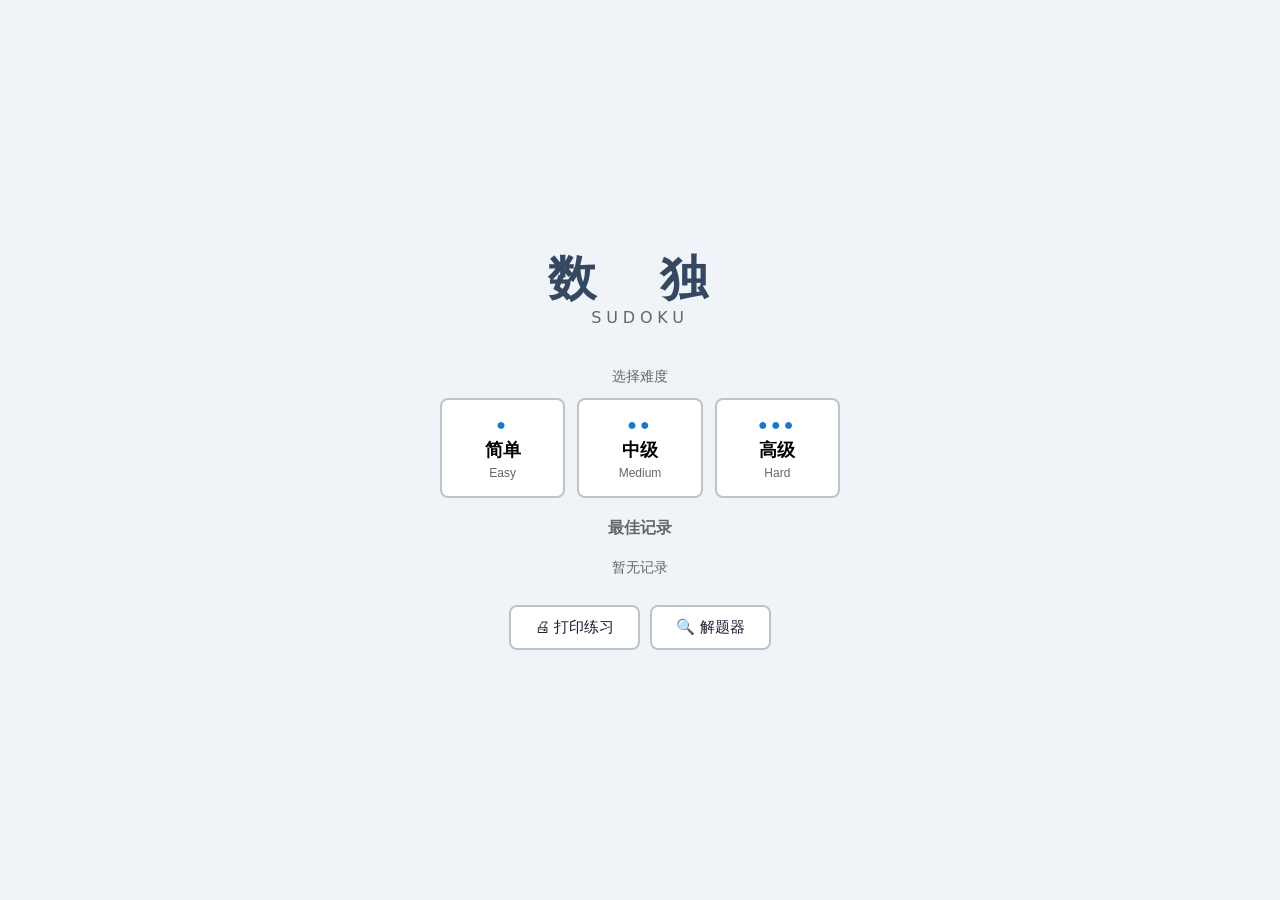
<file: index.html>
<!DOCTYPE html>
<html lang="zh-CN">
<head>
    <meta charset="UTF-8">
    <meta name="viewport" content="width=device-width, initial-scale=1.0">
    <title>数独 - Sudoku</title>
    <link rel="stylesheet" href="style.css">
</head>
<body>
    <div id="app">
        <!-- ==================== 开始屏幕 ==================== -->
        <section id="start-screen" class="screen active">
            <div class="start-content">
                <h1 class="app-title">数 独</h1>
                <p class="app-subtitle">Sudoku</p>

                <div class="difficulty-section">
                    <p class="section-label">选择难度</p>
                    <div class="difficulty-buttons">
                        <button class="diff-btn" data-difficulty="easy">
                            <span class="diff-icon">&#9679;</span>
                            <span class="diff-label">简单</span>
                            <span class="diff-desc">Easy</span>
                        </button>
                        <button class="diff-btn" data-difficulty="medium">
                            <span class="diff-icon">&#9679;&#9679;</span>
                            <span class="diff-label">中级</span>
                            <span class="diff-desc">Medium</span>
                        </button>
                        <button class="diff-btn" data-difficulty="hard">
                            <span class="diff-icon">&#9679;&#9679;&#9679;</span>
                            <span class="diff-label">高级</span>
                            <span class="diff-desc">Hard</span>
                        </button>
                    </div>
                </div>

                <button id="resume-btn" class="resume-btn hidden">
                    继续游戏
                    <span id="resume-info" class="resume-info"></span>
                </button>

                <div id="storage-warning" class="storage-warning hidden">
                    &#9888; 本地存储不可用，游戏进度将不会保存
                </div>

                <div class="records-section">
                    <h2 class="records-title">最佳记录</h2>
                    <div id="records-content" class="records-content">
                        <p class="records-empty">暂无记录</p>
                    </div>
                </div>

                <div class="print-section">
                    <button id="print-btn" class="print-btn">&#128424; 打印练习</button>
                    <a href="solve.html" class="print-btn solve-link">&#128269; 解题器</a>
                </div>

                
            </div>
        </section>

        <!-- ==================== 打印难度选择 ==================== -->
        <div id="print-diff-dialog" class="overlay hidden">
            <div class="overlay-content">
                <h2>打印数独</h2>
                <p>选择难度</p>
                <div class="print-diff-options">
                    <button class="print-diff-btn" data-diff="easy">
                        <span class="print-diff-label">简单</span>
                        <span class="print-diff-desc">Easy</span>
                    </button>
                    <button class="print-diff-btn" data-diff="medium">
                        <span class="print-diff-label">中级</span>
                        <span class="print-diff-desc">Medium</span>
                    </button>
                    <button class="print-diff-btn" data-diff="hard">
                        <span class="print-diff-label">高级</span>
                        <span class="print-diff-desc">Hard</span>
                    </button>
                </div>
                <button id="print-diff-cancel" class="overlay-btn">取消</button>
            </div>
        </div>

        <!-- ==================== 打印容器 ==================== -->
        <div id="print-container" class="print-container hidden">
            <div id="print-content" class="print-content"></div>
        </div>

        <!-- ==================== 游戏屏幕 ==================== -->
        <section id="game-screen" class="screen hidden">
            <!-- 顶部栏 -->
            <header class="game-header">
                <button id="back-btn" class="header-btn" aria-label="返回菜单">&#8592; 菜单</button>
                <span id="diff-label" class="diff-label-header">简单</span>
                <span id="timer-display" class="timer-display">00:00</span>
            </header>

            <!-- 棋盘 -->
            <div class="board-wrapper">
                <div id="board" class="board" role="grid" aria-label="数独棋盘">
                    <!-- JS 动态生成 81 个单元格 -->
                </div>
            </div>

            <!-- 状态栏 -->
            <div class="status-bar">
                <span id="mistakes-display" class="mistakes-display">失误: 0/5</span>
                <div class="status-actions">
                    <button id="undo-btn" class="action-btn" disabled title="撤销">
                        <span class="btn-icon">&#8630;</span>
                    </button>
                    <button id="hint-btn" class="action-btn" title="提示">
                        <span class="btn-icon">&#9888;</span>
                    </button>
                    <button id="auto-check-btn" class="action-btn" title="自动检查">
                        <span class="btn-icon">&#10003;</span>
                    </button>
                    <button id="pencil-btn" class="action-btn" title="笔记模式">
                        <span class="btn-icon">&#9998;</span>
                    </button>
                </div>
            </div>

            <!-- 数字键盘 -->
            <div class="numpad" role="group" aria-label="数字键盘">
                <button class="num-btn" data-value="1">1</button>
                <button class="num-btn" data-value="2">2</button>
                <button class="num-btn" data-value="3">3</button>
                <button class="num-btn" data-value="4">4</button>
                <button class="num-btn" data-value="5">5</button>
                <button class="num-btn" data-value="6">6</button>
                <button class="num-btn" data-value="7">7</button>
                <button class="num-btn" data-value="8">8</button>
                <button class="num-btn" data-value="9">9</button>
                <button class="num-btn erase-btn" data-value="0" aria-label="擦除">
                    <svg viewBox="0 0 24 24" width="18" height="18" fill="none" stroke="currentColor" stroke-width="2" stroke-linecap="round" stroke-linejoin="round">
                        <path d="M20 20H7a2 2 0 0 1-1.5-.7l-3.5-4a2 2 0 0 1 0-2.6l10-10a2 2 0 0 1 2.8 0l5.6 5.6a2 2 0 0 1 0 2.8L16 17"/>
                        <path d="M6.5 13.5L11 18"/>
                    </svg>
                </button>
            </div>

            <!-- 底部操作 -->
            <footer class="game-footer">
                <button id="pause-btn" class="footer-btn">暂停</button>
                <button id="save-btn" class="footer-btn">保存并退出</button>
                <button id="restart-btn" class="footer-btn">重新开始</button>
            </footer>

            <!-- 暂停遮罩 -->
            <div id="pause-overlay" class="overlay hidden">
                <div class="overlay-content">
                    <h2>游戏已暂停</h2>
                    <button id="resume-game-btn" class="overlay-btn primary-btn">继续游戏</button>
                    <button id="quit-btn" class="overlay-btn">退出到菜单</button>
                </div>
            </div>

            <!-- 生成中遮罩 -->
            <div id="generating-overlay" class="overlay hidden">
                <div class="overlay-content">
                    <div class="spinner"></div>
                    <p>正在生成谜题...</p>
                </div>
            </div>

            <!-- 错误遮罩 -->
            <div id="error-overlay" class="overlay hidden">
                <div class="overlay-content">
                    <h2>&#9888; 出错了</h2>
                    <p id="error-message">无法生成有效的谜题</p>
                    <button id="error-retry-btn" class="overlay-btn primary-btn">重试</button>
                    <button id="error-back-btn" class="overlay-btn">返回菜单</button>
                </div>
            </div>
        </section>

        <!-- ==================== 胜利屏幕 ==================== -->
        <section id="win-screen" class="screen hidden">
            <div class="win-content">
                <div class="win-icon">&#127881;</div>
                <h1 class="win-title">恭喜通关！</h1>
                <p class="win-subtitle">你成功完成了数独谜题</p>

                <div class="win-stats">
                    <div class="stat-item">
                        <span class="stat-label">难度</span>
                        <span id="win-difficulty" class="stat-value">简单</span>
                    </div>
                    <div class="stat-item">
                        <span class="stat-label">用时</span>
                        <span id="win-time" class="stat-value">00:00</span>
                    </div>
                    <div class="stat-item">
                        <span class="stat-label">失误</span>
                        <span id="win-mistakes" class="stat-value">0</span>
                    </div>
                    <div class="stat-item">
                        <span class="stat-label">提示</span>
                        <span id="win-hints" class="stat-value">0</span>
                    </div>
                </div>

                <div id="new-record-badge" class="new-record hidden">
                    &#9733; 新纪录！
                </div>

                <div class="win-actions">
                    <button id="play-again-btn" class="overlay-btn primary-btn">再来一局</button>
                    <button id="win-menu-btn" class="overlay-btn">返回菜单</button>
                </div>
            </div>
        </section>
    </div>

    <script defer src="script.js"></script>
</body>
</html>
</file>
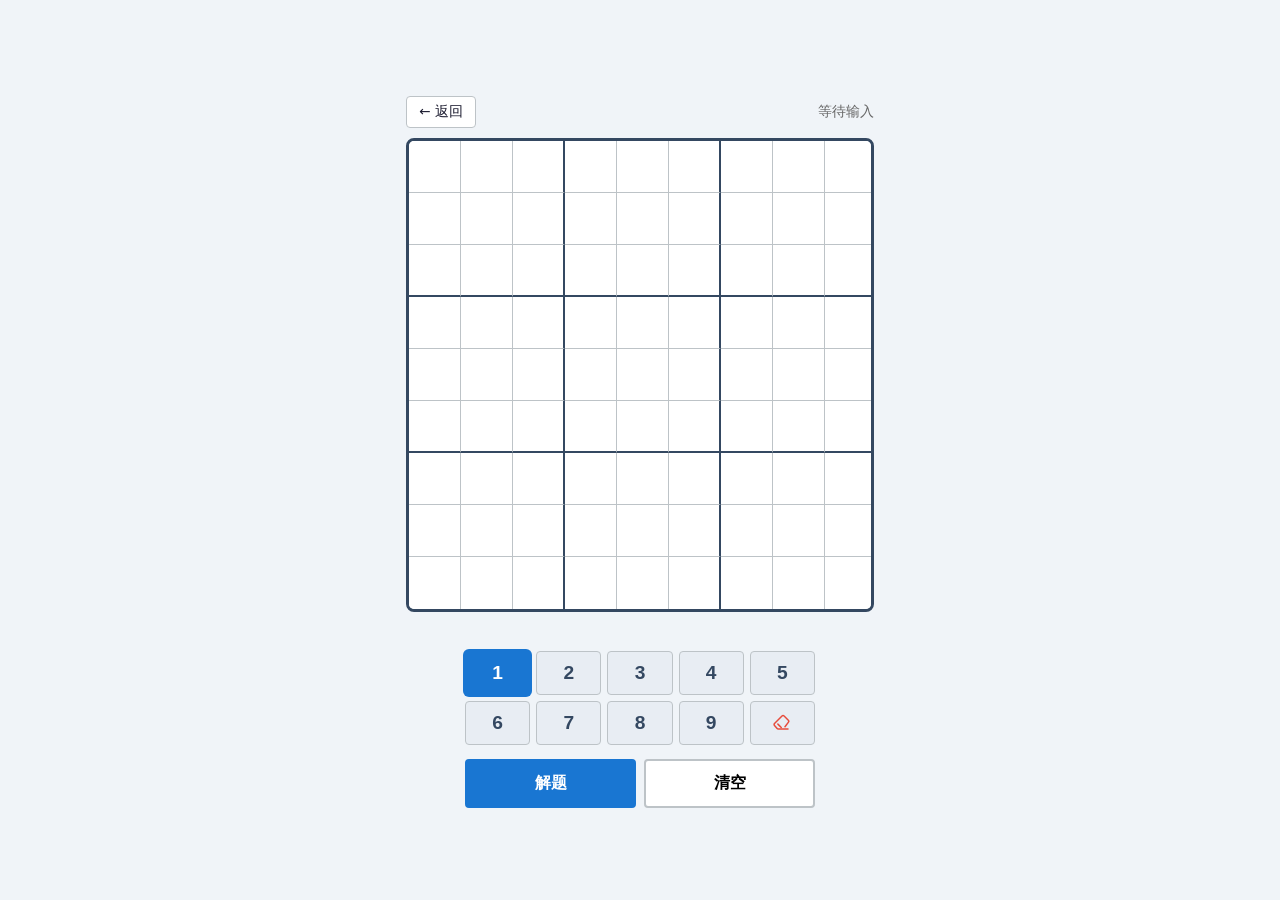
<file: solve.html>
<!DOCTYPE html>
<html lang="zh-CN">
<head>
    <meta charset="UTF-8">
    <meta name="viewport" content="width=device-width, initial-scale=1.0">
    <title>数独解题器 - Sudoku Solver</title>
    <link rel="stylesheet" href="style.css">
</head>
<body class="solve-page">
    <div id="app">
        <!-- ===== 解题屏幕 ===== -->
        <section id="solve-screen" class="screen active">
            <!-- 状态栏 -->
            <header class="solve-header">
                <a href="index.html" class="solve-back-btn">&#8592; 返回</a>
                <span id="solve-status" class="solve-status">等待输入</span>
            </header>

            <!-- 棋盘 -->
            <div class="board-wrapper">
                <div id="solve-board" class="board" role="grid" aria-label="数独棋盘">
                    <!-- JS 生成 81 格 -->
                </div>
            </div>

            <!-- 提示信息 -->
            <div id="solve-message" class="solve-message"></div>

            <!-- 数字键盘 -->
            <div class="numpad" role="group" aria-label="数字键盘">
                <button class="num-btn" data-value="1">1</button>
                <button class="num-btn" data-value="2">2</button>
                <button class="num-btn" data-value="3">3</button>
                <button class="num-btn" data-value="4">4</button>
                <button class="num-btn" data-value="5">5</button>
                <button class="num-btn" data-value="6">6</button>
                <button class="num-btn" data-value="7">7</button>
                <button class="num-btn" data-value="8">8</button>
                <button class="num-btn" data-value="9">9</button>
                <button class="num-btn erase-btn" data-value="0" aria-label="擦除">
                    <svg viewBox="0 0 24 24" width="18" height="18" fill="none" stroke="currentColor" stroke-width="2" stroke-linecap="round" stroke-linejoin="round">
                        <path d="M20 20H7a2 2 0 0 1-1.5-.7l-3.5-4a2 2 0 0 1 0-2.6l10-10a2 2 0 0 1 2.8 0l5.6 5.6a2 2 0 0 1 0 2.8L16 17"/>
                        <path d="M6.5 13.5L11 18"/>
                    </svg>
                </button>
            </div>

            <!-- 控制按钮 -->
            <div class="solve-controls">
                <button id="solve-btn" class="solve-action-btn primary">解题</button>
                <button id="clear-btn" class="solve-action-btn">清空</button>
            </div>

            <!-- 底部 -->
            
        </section>
    </div>

    <script defer src="script.js"></script>
</body>
</html>
</file>
<file: style.css>
/* ===== Reset & Variables ===== */
*, *::before, *::after {
    box-sizing: border-box;
    margin: 0;
    padding: 0;
}

:root {
    --cell-size: min(calc((100vw - 48px) / 9), 52px);
    --board-border: 3px;

    --color-bg: #f0f4f8;
    --color-surface: #ffffff;
    --color-text: #1a1a2e;
    --color-text-secondary: #666;
    --color-border: #344861;
    --color-border-light: #bdc3c7;

    --color-cell-hover: #eef2f7;
    --color-selected: #bbdefb;
    --color-peer: #e3f2fd;
    --color-same-value: #c8e6ff;
    --color-prefilled: #1a1a2e;
    --color-user-input: #1565c0;
    --color-conflict: #e74c3c;
    --color-conflict-bg: #fde8e8;
    --color-hint-reveal: #8e24aa;
    --color-hint-bg: #f3e5f5;
    --color-pencil-mark: #95a5a6;
    --color-numpad-bg: #e8edf3;
    --color-numpad-hover: #d5dbe5;
    --color-numpad-active: #1976d2;
    --color-btn-primary: #1976d2;
    --color-btn-hover: #1565c0;
    --color-btn-text: #fff;
    --color-number-match: #fff3e0;
    --color-number-match-border: #ffe0b2;

    --font-main: 'Segoe UI', system-ui, -apple-system, 'PingFang SC', 'Microsoft YaHei', sans-serif;
    --radius: 8px;
    --radius-sm: 4px;
    --shadow-sm: 0 1px 3px rgba(0,0,0,0.12);
    --shadow-md: 0 4px 12px rgba(0,0,0,0.15);
    --transition: 0.15s ease;
}

html, body {
    height: 100%;
    font-family: var(--font-main);
    background: var(--color-bg);
    color: var(--color-text);
    -webkit-font-smoothing: antialiased;
    touch-action: manipulation;
    -webkit-tap-highlight-color: transparent;
}

/* ===== App Container ===== */
#app {
    min-height: 100%;
    display: flex;
    align-items: center;
    justify-content: center;
}

/* ===== Screen Management ===== */
.screen {
    display: none;
    width: 100%;
    max-width: 500px;
    padding: 16px;
    animation: fadeIn 0.3s ease;
}
.screen.active {
    display: flex;
    flex-direction: column;
    align-items: center;
}

/* ===== Start Screen ===== */
.start-content {
    text-align: center;
    width: 100%;
}

.app-title {
    font-size: 3rem;
    font-weight: 800;
    letter-spacing: 0.5em;
    color: var(--color-border);
    margin-bottom: 0;
    line-height: 1.2;
}

.app-subtitle {
    font-size: 1rem;
    color: var(--color-text-secondary);
    letter-spacing: 0.3em;
    margin-bottom: 40px;
    text-transform: uppercase;
}

.section-label {
    font-size: 0.9rem;
    color: var(--color-text-secondary);
    margin-bottom: 12px;
}

.difficulty-buttons {
    display: flex;
    gap: 12px;
    margin-bottom: 20px;
}

.diff-btn {
    flex: 1;
    display: flex;
    flex-direction: column;
    align-items: center;
    gap: 4px;
    padding: 16px 8px;
    border: 2px solid var(--color-border-light);
    border-radius: var(--radius);
    background: var(--color-surface);
    cursor: pointer;
    transition: all var(--transition);
}
.diff-btn:hover {
    border-color: var(--color-btn-primary);
    transform: translateY(-2px);
    box-shadow: var(--shadow-md);
}
.diff-btn:active {
    transform: translateY(0);
}

.diff-icon {
    font-size: 1rem;
    color: var(--color-btn-primary);
    letter-spacing: 0.2em;
}
.diff-label {
    font-size: 1.1rem;
    font-weight: 600;
}
.diff-desc {
    font-size: 0.75rem;
    color: var(--color-text-secondary);
}

.resume-btn {
    display: inline-flex;
    flex-direction: column;
    align-items: center;
    gap: 4px;
    padding: 12px 32px;
    border: none;
    border-radius: var(--radius);
    background: var(--color-btn-primary);
    color: var(--color-btn-text);
    font-size: 1rem;
    font-weight: 600;
    cursor: pointer;
    transition: all var(--transition);
    margin-bottom: 16px;
}
.resume-btn:hover {
    background: var(--color-btn-hover);
    transform: translateY(-1px);
    box-shadow: var(--shadow-md);
}
.resume-btn.hidden {
    display: none;
}
.resume-info {
    font-size: 0.8rem;
    opacity: 0.85;
    font-weight: 400;
}

.storage-warning {
    font-size: 0.8rem;
    color: #e67e22;
    background: #fef9e7;
    padding: 8px 16px;
    border-radius: var(--radius-sm);
    margin-bottom: 16px;
}
.storage-warning.hidden {
    display: none;
}

/* ===== Records Section ===== */
.records-section {
    width: 100%;
    margin-top: 8px;
}

.records-title {
    font-size: 1rem;
    color: var(--color-text-secondary);
    margin-bottom: 8px;
    text-align: center;
}

.records-content {
    display: flex;
    flex-direction: column;
    gap: 6px;
}

.records-empty {
    font-size: 0.85rem;
    color: var(--color-text-secondary);
    text-align: center;
    padding: 12px;
}

.record-item {
    display: flex;
    justify-content: space-between;
    align-items: center;
    padding: 8px 16px;
    background: var(--color-surface);
    border-radius: var(--radius-sm);
    border: 1px solid var(--color-border-light);
}
.record-difficulty {
    font-weight: 600;
    font-size: 0.9rem;
}
.record-difficulty.easy { color: #27ae60; }
.record-difficulty.medium { color: #e67e22; }
.record-difficulty.hard { color: #e74c3c; }
.record-detail {
    font-size: 0.8rem;
    color: var(--color-text-secondary);
}
.record-best {
    text-align: right;
}
.record-time {
    font-weight: 700;
    font-size: 1rem;
    color: var(--color-border);
}
.record-games {
    font-size: 0.75rem;
    color: var(--color-text-secondary);
}

/* ===== Print Button ===== */
.print-section {
    width: 100%;
    margin-top: 16px;
    display: flex;
    gap: 10px;
    justify-content: center;
}
.print-btn, .solve-link {
    display: inline-flex;
    align-items: center;
    gap: 6px;
    padding: 10px 24px;
    border: 2px solid var(--color-border-light);
    border-radius: var(--radius);
    background: var(--color-surface);
    cursor: pointer;
    font-size: 0.95rem;
    font-weight: 500;
    color: var(--color-text);
    transition: all var(--transition);
    text-decoration: none;
}
.print-btn:hover, .solve-link:hover {
    border-color: var(--color-btn-primary);
    background: #f5f8ff;
    transform: translateY(-1px);
    box-shadow: var(--shadow-sm);
}

/* ===== Print Difficulty Dialog ===== */
.print-diff-options {
    display: flex;
    flex-direction: column;
    gap: 8px;
    margin: 16px 0;
}
.print-diff-btn {
    display: flex;
    align-items: center;
    gap: 12px;
    padding: 12px 16px;
    border: 2px solid var(--color-border-light);
    border-radius: var(--radius);
    background: var(--color-surface);
    cursor: pointer;
    transition: all var(--transition);
    text-align: left;
}
.print-diff-btn:hover {
    border-color: var(--color-btn-primary);
    background: #f5f8ff;
}
.print-diff-label {
    font-size: 1rem;
    font-weight: 600;
    min-width: 40px;
}
.print-diff-desc {
    font-size: 0.8rem;
    color: var(--color-text-secondary);
}

/* ===== Print Container (only visible during print) ===== */
.print-container {
    display: none;
}

@media print {
    @page {
        size: A4 portrait;
        margin: 10mm;
    }

    html, body {
        height: 100%;
        margin: 0;
        padding: 0;
    }

    body * { visibility: hidden; }

    .print-container,
    .print-container * {
        visibility: visible;
    }

    .print-container {
        display: block;
        position: absolute;
        left: 0;
        top: 0;
        width: 100%;
        height: 100%;
    }

    .print-page {
        display: flex;
        flex-direction: column;
        align-items: center;
        justify-content: center;
        height: 100vh;
        box-sizing: border-box;
    }

    /* Puzzle section — takes most of the space */
    .print-section-top {
        display: flex;
        flex-direction: column;
        align-items: center;
        justify-content: center;
        flex: 1;
        width: 100%;
    }

    /* Solution section — smaller, auto-sized */
    .print-section-bottom {
        display: flex;
        flex-direction: column;
        align-items: center;
        padding-bottom: 5mm;
        width: 100%;
    }

    .print-gap {
        height: 6mm;
    }

    .print-puzzle-title {
        font-size: 14pt;
        font-weight: 700;
        color: #333;
        margin-bottom: 3mm;
    }

    .print-solution-title {
        font-size: 10pt;
        font-weight: 600;
        color: #888;
        margin-bottom: 2mm;
    }

    .print-board {
        display: grid;
        grid-template-columns: repeat(9, 1fr);
        gap: 0;
        border: 2px solid #333;
        width: min(75vh, 170mm);
        max-width: 170mm;
    }

    /* Solution board — smaller */
    .print-board.solution {
        width: min(40vh, 90mm);
        max-width: 90mm;
        border-width: 1.5px;
    }
    .print-board.solution .print-cell {
        font-size: 6pt;
    }

    .print-cell {
        aspect-ratio: 1;
        display: flex;
        align-items: center;
        justify-content: center;
        background: #fff;
        font-size: min(4mm, 12pt);
        font-weight: 500;
        color: #222;
        border-right: 0.5px solid #999;
        border-bottom: 0.5px solid #999;
    }
    .print-cell.prefilled {
        font-weight: 700;
    }
    .print-cell.empty {
        color: transparent;
    }
    /* Remove outer gridlines */
    .print-cell:nth-child(9n) {
        border-right: none;
    }
    .print-cell:nth-last-child(-n+9) {
        border-bottom: none;
    }
    /* 3x3 box borders */
    .print-cell:nth-child(9n+3),
    .print-cell:nth-child(9n+6) {
        border-right: 2px solid #333;
    }
    .print-cell:nth-child(n+19):nth-child(-n+27),
    .print-cell:nth-child(n+46):nth-child(-n+54) {
        border-bottom: 2px solid #333;
    }
}

/* ===== Game Header ===== */
.game-header {
    display: flex;
    align-items: center;
    justify-content: space-between;
    width: 100%;
    padding: 8px 0 12px;
}

.header-btn {
    background: none;
    border: 1px solid var(--color-border-light);
    padding: 6px 12px;
    border-radius: var(--radius-sm);
    cursor: pointer;
    font-size: 0.9rem;
    color: var(--color-text);
    transition: background var(--transition);
}
.header-btn:hover {
    background: var(--color-cell-hover);
}

.diff-label-header {
    font-weight: 700;
    font-size: 1rem;
    color: var(--color-border);
}

.timer-display {
    font-size: 1.1rem;
    font-weight: 700;
    font-variant-numeric: tabular-nums;
    color: var(--color-border);
    min-width: 60px;
    text-align: right;
}

/* ===== Board ===== */
.board-wrapper {
    width: 100%;
    display: flex;
    justify-content: center;
    margin-bottom: 12px;
}

.board {
    display: grid;
    grid-template-columns: repeat(9, var(--cell-size));
    grid-template-rows: repeat(9, var(--cell-size));
    gap: 0;
    border: 3px solid var(--color-border);
    border-radius: var(--radius);
    overflow: hidden;
}

/* ===== Cell ===== */
.cell {
    display: flex;
    align-items: center;
    justify-content: center;
    font-size: calc(var(--cell-size) * 0.5);
    background: var(--color-surface);
    cursor: pointer;
    user-select: none;
    position: relative;
    transition: background var(--transition);
    outline: none;
    -webkit-user-select: none;
    /* Cell gridlines via border */
    border-right: 1px solid var(--color-border-light);
    border-bottom: 1px solid var(--color-border-light);
}
/* Remove outer gridlines (board border handles them) */
.cell:nth-child(9n) {
    border-right: none;
}
.cell:nth-last-child(-n+9) {
    border-bottom: none;
}

.cell:hover {
    background: var(--color-cell-hover);
}
.cell:focus-visible {
    box-shadow: inset 0 0 0 2px var(--color-btn-primary);
}

/* 3x3 box borders — override thin cell lines with thick box lines */
.cell.box-right {
    border-right: 2.5px solid var(--color-border);
}
.cell.box-bottom {
    border-bottom: 2.5px solid var(--color-border);
}

/* Cell states */
.cell.prefilled {
    font-weight: 700;
    color: var(--color-prefilled);
}
.cell.user-value {
    font-weight: 500;
    color: var(--color-user-input);
}
.cell.hint-revealed {
    color: var(--color-hint-reveal);
    font-style: italic;
    background: var(--color-hint-bg);
}

.cell.selected {
    background: var(--color-selected) !important;
}
.cell.peer {
    background: var(--color-peer);
}
.cell.same-value {
    background: var(--color-same-value);
}
.cell.number-match {
    background: var(--color-number-match);
}
.cell.number-match.same-value {
    background: var(--color-same-value);
}

.cell.conflict {
    background: var(--color-conflict-bg) !important;
    color: var(--color-conflict) !important;
    animation: shake 0.3s ease;
}
.cell.completed {
    animation: pop 0.3s ease;
}

/* ===== Pencil Marks ===== */
.pencil-container {
    display: grid;
    grid-template-columns: repeat(3, 1fr);
    grid-template-rows: repeat(3, 1fr);
    width: 100%;
    height: 100%;
    position: absolute;
    top: 0;
    left: 0;
}
.pencil-mark {
    display: flex;
    align-items: center;
    justify-content: center;
    font-size: calc(var(--cell-size) * 0.22);
    color: var(--color-pencil-mark);
    font-weight: 400;
    line-height: 1;
}

/* ===== Status Bar ===== */
.status-bar {
    display: flex;
    align-items: center;
    justify-content: space-between;
    width: 100%;
    margin-bottom: 8px;
}

.mistakes-display {
    font-size: 0.85rem;
    color: var(--color-text-secondary);
    font-weight: 500;
}
.mistakes-display.warning {
    color: #e67e22;
}
.mistakes-display.danger {
    color: var(--color-conflict);
    font-weight: 700;
}

.status-actions {
    display: flex;
    gap: 4px;
}

.action-btn {
    display: flex;
    align-items: center;
    justify-content: center;
    width: 36px;
    height: 36px;
    border: 1px solid var(--color-border-light);
    border-radius: var(--radius-sm);
    background: var(--color-surface);
    cursor: pointer;
    font-size: 1rem;
    transition: all var(--transition);
}
.action-btn:hover {
    background: var(--color-cell-hover);
    border-color: var(--color-btn-primary);
}
.action-btn:disabled {
    opacity: 0.4;
    cursor: not-allowed;
}
.action-btn.active {
    background: var(--color-numpad-active);
    border-color: var(--color-numpad-active);
    color: #fff;
}

.btn-icon {
    pointer-events: none;
}

/* ===== Numpad ===== */
.numpad {
    display: grid;
    grid-template-columns: repeat(5, 1fr);
    gap: 6px;
    width: 100%;
    max-width: 350px;
    margin-bottom: 8px;
}

.num-btn {
    display: flex;
    align-items: center;
    justify-content: center;
    height: 44px;
    border: 1px solid var(--color-border-light);
    border-radius: var(--radius-sm);
    background: var(--color-numpad-bg);
    cursor: pointer;
    font-size: 1.2rem;
    font-weight: 600;
    color: var(--color-border);
    transition: all var(--transition);
    position: relative;
}
.num-btn:hover {
    background: var(--color-numpad-hover);
}
.num-btn:active {
    transform: scale(0.95);
}
.num-btn.selected {
    background: var(--color-numpad-active);
    color: #fff;
    border-color: var(--color-numpad-active);
    box-shadow: 0 0 0 2px var(--color-numpad-active);
}
.num-btn.completed {
    opacity: 0.3;
    cursor: default;
    pointer-events: none;
}
.num-btn.completed:hover {
    background: var(--color-numpad-bg);
}
.num-btn.erase-btn {
    color: var(--color-conflict);
}
.num-btn.erase-btn.selected {
    background: var(--color-conflict);
    border-color: var(--color-conflict);
    color: #fff;
}

/* Remaining count badge on numpad */
.num-btn .remaining-badge {
    position: absolute;
    top: -4px;
    right: -4px;
    min-width: 18px;
    height: 18px;
    padding: 0 4px;
    font-size: 0.6rem;
    font-weight: 700;
    background: var(--color-btn-primary);
    color: #fff;
    border-radius: 9px;
    display: flex;
    align-items: center;
    justify-content: center;
    line-height: 1;
}
.num-btn.selected .remaining-badge {
    background: #fff;
    color: var(--color-numpad-active);
}
.num-btn.completed .remaining-badge {
    display: none;
}
.num-btn.erase-btn .remaining-badge {
    display: none;
}

/* ===== Footer ===== */
.game-footer {
    display: flex;
    gap: 8px;
    width: 100%;
}

.footer-btn {
    flex: 1;
    padding: 10px;
    border: 1px solid var(--color-border-light);
    border-radius: var(--radius-sm);
    background: var(--color-surface);
    cursor: pointer;
    font-size: 0.85rem;
    font-weight: 500;
    transition: all var(--transition);
}
.footer-btn:hover {
    background: var(--color-cell-hover);
    border-color: var(--color-btn-primary);
}

/* ===== Overlay ===== */
.overlay {
    position: fixed;
    inset: 0;
    background: rgba(0, 0, 0, 0.5);
    display: flex;
    align-items: center;
    justify-content: center;
    z-index: 100;
    animation: fadeIn 0.2s ease;
}
.overlay.hidden {
    display: none;
}

.overlay-content {
    background: var(--color-surface);
    border-radius: var(--radius);
    padding: 32px;
    text-align: center;
    box-shadow: var(--shadow-md);
    max-width: 320px;
    width: 90%;
}
.overlay-content h2 {
    margin-bottom: 16px;
    font-size: 1.3rem;
}
.overlay-content p {
    margin-bottom: 20px;
    color: var(--color-text-secondary);
}

.overlay-btn {
    display: block;
    width: 100%;
    padding: 12px;
    margin-bottom: 8px;
    border: 1px solid var(--color-border-light);
    border-radius: var(--radius-sm);
    background: var(--color-surface);
    cursor: pointer;
    font-size: 1rem;
    transition: all var(--transition);
}
.overlay-btn:hover {
    background: var(--color-cell-hover);
}
.overlay-btn.primary-btn {
    background: var(--color-btn-primary);
    color: var(--color-btn-text);
    border-color: var(--color-btn-primary);
    font-weight: 600;
}
.overlay-btn.primary-btn:hover {
    background: var(--color-btn-hover);
}

/* Spinner */
.spinner {
    width: 40px;
    height: 40px;
    border: 4px solid var(--color-border-light);
    border-top-color: var(--color-btn-primary);
    border-radius: 50%;
    animation: spin 0.8s linear infinite;
    margin: 0 auto 16px;
}

/* ===== Win Screen ===== */
.win-content {
    text-align: center;
    width: 100%;
    animation: fadeIn 0.5s ease;
}

.win-icon {
    font-size: 4rem;
    margin-bottom: 8px;
    animation: bounce 1s ease infinite;
}

.win-title {
    font-size: 2rem;
    font-weight: 800;
    color: var(--color-border);
    margin-bottom: 4px;
}

.win-subtitle {
    font-size: 0.95rem;
    color: var(--color-text-secondary);
    margin-bottom: 24px;
}

.win-stats {
    display: grid;
    grid-template-columns: 1fr 1fr;
    gap: 12px;
    margin-bottom: 20px;
}

.stat-item {
    background: var(--color-bg);
    padding: 12px;
    border-radius: var(--radius-sm);
}
.stat-label {
    display: block;
    font-size: 0.75rem;
    color: var(--color-text-secondary);
    margin-bottom: 4px;
}
.stat-value {
    display: block;
    font-size: 1.2rem;
    font-weight: 700;
    color: var(--color-border);
}

.new-record {
    font-size: 1.3rem;
    font-weight: 800;
    color: #f39c12;
    margin-bottom: 20px;
    animation: pulse 1.5s ease infinite;
}
.new-record.hidden {
    display: none;
}

.win-actions {
    max-width: 280px;
    margin: 0 auto;
}

/* ===== Animations ===== */
@keyframes fadeIn {
    from { opacity: 0; }
    to { opacity: 1; }
}

@keyframes shake {
    0%, 100% { transform: translateX(0); }
    25% { transform: translateX(-3px); }
    75% { transform: translateX(3px); }
}

@keyframes pop {
    0% { transform: scale(1); }
    50% { transform: scale(1.15); }
    100% { transform: scale(1); }
}

@keyframes spin {
    to { transform: rotate(360deg); }
}

@keyframes bounce {
    0%, 100% { transform: translateY(0); }
    50% { transform: translateY(-10px); }
}

@keyframes pulse {
    0%, 100% { transform: scale(1); }
    50% { transform: scale(1.05); }
}

/* ===== Responsive ===== */
@media (max-width: 400px) {
    #app {
        padding: 0;
    }
    .screen {
        padding: 8px;
    }
    :root {
        --cell-size: min(calc((100vw - 32px) / 9), 44px);
    }
    .app-title {
        font-size: 2.2rem;
    }
    .app-subtitle {
        font-size: 0.85rem;
        margin-bottom: 24px;
    }
    .diff-btn {
        padding: 12px 6px;
    }
    .diff-label {
        font-size: 0.95rem;
    }
    .numpad {
        max-width: 100%;
    }
    .num-btn {
        height: 40px;
        font-size: 1rem;
    }
    .footer-btn {
        font-size: 0.8rem;
        padding: 8px;
    }
}

/* ===== Solve Page ===== */
.solve-page .screen.active {
    gap: 6px;
}

.solve-header {
    display: flex;
    align-items: center;
    justify-content: space-between;
    width: 100%;
    padding: 4px 0;
}

.solve-back-btn {
    display: inline-flex;
    align-items: center;
    gap: 4px;
    padding: 6px 12px;
    border: 1px solid var(--color-border-light);
    border-radius: var(--radius-sm);
    background: var(--color-surface);
    color: var(--color-text);
    text-decoration: none;
    font-size: 0.85rem;
    cursor: pointer;
    transition: background var(--transition);
}
.solve-back-btn:hover {
    background: var(--color-cell-hover);
}

.solve-status {
    font-size: 0.9rem;
    color: var(--color-text-secondary);
    font-weight: 500;
}
.solve-status.solving {
    color: var(--color-btn-primary);
}
.solve-status.done {
    color: #27ae60;
}
.solve-status.error {
    color: var(--color-conflict);
}

.solve-message {
    font-size: 0.8rem;
    color: var(--color-text-secondary);
    min-height: 1.2em;
    text-align: center;
    width: 100%;
}
.solve-message.error {
    color: var(--color-conflict);
}
.solve-message.success {
    color: #27ae60;
}

.solve-controls {
    display: flex;
    gap: 8px;
    width: 100%;
    max-width: 350px;
}

.solve-action-btn {
    flex: 1;
    padding: 12px;
    border: 2px solid var(--color-border-light);
    border-radius: var(--radius-sm);
    background: var(--color-surface);
    cursor: pointer;
    font-size: 1rem;
    font-weight: 600;
    transition: all var(--transition);
}
.solve-action-btn:hover {
    border-color: var(--color-btn-primary);
}
.solve-action-btn.primary {
    background: var(--color-btn-primary);
    color: #fff;
    border-color: var(--color-btn-primary);
}
.solve-action-btn.primary:hover {
    background: var(--color-btn-hover);
}
.solve-action-btn:disabled {
    opacity: 0.5;
    cursor: not-allowed;
}

/* Solve cell: all cells are user-input style */
.solve-page .cell {
    color: var(--color-user-input);
    font-weight: 500;
}
.solve-page .cell.solved {
    color: #27ae60;
    font-weight: 700;
}
.solve-page .cell.solving-anim {
    animation: pop 0.3s ease;
}

@media (min-width: 768px) {
    :root {
        --cell-size: 52px;
    }
    .difficulty-buttons {
        max-width: 400px;
        margin-left: auto;
        margin-right: auto;
    }
}
</file>
